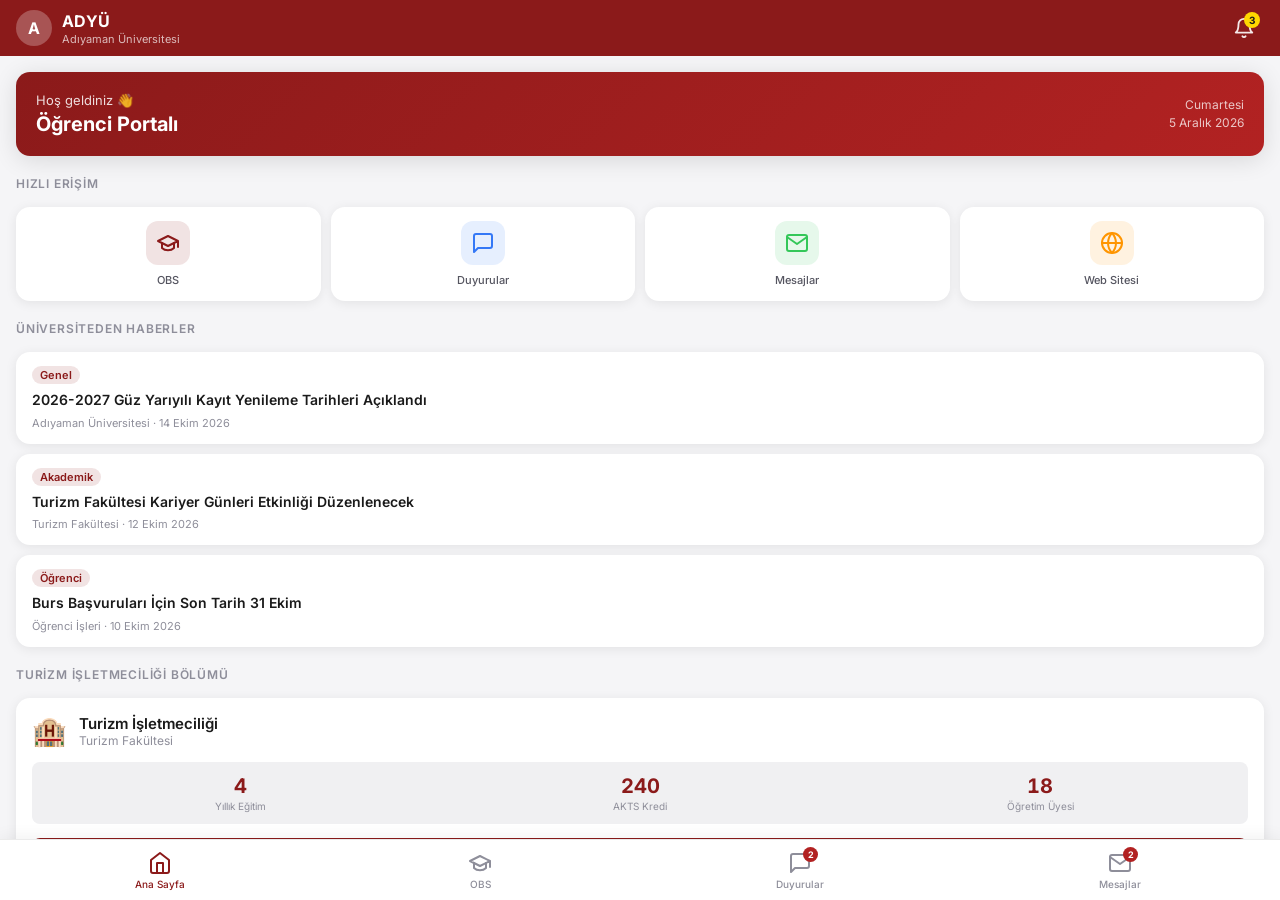
<file: index.html>
<!DOCTYPE html>
<html lang="tr">
<head>
  <meta charset="UTF-8">
  <meta name="viewport" content="width=device-width, initial-scale=1.0, viewport-fit=cover">
  <meta name="theme-color" content="#8B1A1A">
  <meta name="apple-mobile-web-app-capable" content="yes">
  <meta name="apple-mobile-web-app-status-bar-style" content="black-translucent">
  <meta name="apple-mobile-web-app-title" content="ADYÜ">
  <link rel="manifest" href="manifest.json">
  <link rel="apple-touch-icon" href="icons/icon-192.png">
  <title>ADYÜ Mobil</title>
  <link rel="stylesheet" href="css/style.css">
</head>
<body>

  <!-- Üst Durum Çubuğu (safe area) -->
  <div class="status-bar-bg"></div>

  <!-- Üst Başlık -->
  <header class="app-header" id="appHeader">
    <div class="header-inner">
      <div class="header-logo">
        <div class="logo-circle">A</div>
        <div class="header-titles">
          <span class="header-title">ADYÜ</span>
          <span class="header-subtitle">Adıyaman Üniversitesi</span>
        </div>
      </div>
      <div class="header-actions">
        <button class="icon-btn" id="notifBtn" aria-label="Bildirimler">
          <svg width="22" height="22" viewBox="0 0 24 24" fill="none" stroke="currentColor" stroke-width="2" stroke-linecap="round" stroke-linejoin="round">
            <path d="M18 8A6 6 0 0 0 6 8c0 7-3 9-3 9h18s-3-2-3-9"/>
            <path d="M13.73 21a2 2 0 0 1-3.46 0"/>
          </svg>
          <span class="badge" id="notifBadge" hidden>3</span>
        </button>
      </div>
    </div>
  </header>

  <!-- Ana İçerik -->
  <main class="app-main" id="appMain">

    <!-- ANA SAYFA SEKMESİ -->
    <section class="tab-panel active" id="tab-home">
      <div class="scroll-content">

        <!-- Karşılama -->
        <div class="welcome-card">
          <div class="welcome-text">
            <span class="welcome-greeting">Hoş geldiniz 👋</span>
            <span class="welcome-name">Öğrenci Portalı</span>
          </div>
          <div class="welcome-date" id="welcomeDate"></div>
        </div>

        <!-- Hızlı Erişim -->
        <div class="section-label">Hızlı Erişim</div>
        <div class="quick-grid">
          <button class="quick-card" onclick="switchTab('obs')">
            <div class="quick-icon obs-icon">
              <svg width="24" height="24" viewBox="0 0 24 24" fill="none" stroke="currentColor" stroke-width="2" stroke-linecap="round" stroke-linejoin="round">
                <path d="M22 10v6M2 10l10-5 10 5-10 5z"/>
                <path d="M6 12v5c3 3 9 3 12 0v-5"/>
              </svg>
            </div>
            <span>OBS</span>
          </button>
          <button class="quick-card" onclick="switchTab('announcements')">
            <div class="quick-icon ann-icon">
              <svg width="24" height="24" viewBox="0 0 24 24" fill="none" stroke="currentColor" stroke-width="2" stroke-linecap="round" stroke-linejoin="round">
                <path d="M21 15a2 2 0 0 1-2 2H7l-4 4V5a2 2 0 0 1 2-2h14a2 2 0 0 1 2 2z"/>
              </svg>
            </div>
            <span>Duyurular</span>
          </button>
          <button class="quick-card" onclick="switchTab('messages')">
            <div class="quick-icon msg-icon">
              <svg width="24" height="24" viewBox="0 0 24 24" fill="none" stroke="currentColor" stroke-width="2" stroke-linecap="round" stroke-linejoin="round">
                <path d="M4 4h16c1.1 0 2 .9 2 2v12c0 1.1-.9 2-2 2H4c-1.1 0-2-.9-2-2V6c0-1.1.9-2 2-2z"/>
                <polyline points="22,6 12,13 2,6"/>
              </svg>
            </div>
            <span>Mesajlar</span>
          </button>
          <button class="quick-card" onclick="openUniversity()">
            <div class="quick-icon uni-icon">
              <svg width="24" height="24" viewBox="0 0 24 24" fill="none" stroke="currentColor" stroke-width="2" stroke-linecap="round" stroke-linejoin="round">
                <circle cx="12" cy="12" r="10"/>
                <line x1="2" y1="12" x2="22" y2="12"/>
                <path d="M12 2a15.3 15.3 0 0 1 4 10 15.3 15.3 0 0 1-4 10 15.3 15.3 0 0 1-4-10 15.3 15.3 0 0 1 4-10z"/>
              </svg>
            </div>
            <span>Web Sitesi</span>
          </button>
        </div>

        <!-- Üniversite Haberleri -->
        <div class="section-label">Üniversiteden Haberler</div>
        <div class="news-list">
          <div class="news-card">
            <div class="news-tag">Genel</div>
            <div class="news-title">2026-2027 Güz Yarıyılı Kayıt Yenileme Tarihleri Açıklandı</div>
            <div class="news-meta">Adıyaman Üniversitesi · 14 Ekim 2026</div>
          </div>
          <div class="news-card">
            <div class="news-tag">Akademik</div>
            <div class="news-title">Turizm Fakültesi Kariyer Günleri Etkinliği Düzenlenecek</div>
            <div class="news-meta">Turizm Fakültesi · 12 Ekim 2026</div>
          </div>
          <div class="news-card">
            <div class="news-tag">Öğrenci</div>
            <div class="news-title">Burs Başvuruları İçin Son Tarih 31 Ekim</div>
            <div class="news-meta">Öğrenci İşleri · 10 Ekim 2026</div>
          </div>
        </div>

        <!-- Turizm Bölümü -->
        <div class="section-label">Turizm İşletmeciliği Bölümü</div>
        <div class="dept-card">
          <div class="dept-header">
            <div class="dept-icon">🏨</div>
            <div>
              <div class="dept-name">Turizm İşletmeciliği</div>
              <div class="dept-faculty">Turizm Fakültesi</div>
            </div>
          </div>
          <div class="dept-stats">
            <div class="dept-stat">
              <span class="stat-num">4</span>
              <span class="stat-label">Yıllık Eğitim</span>
            </div>
            <div class="dept-stat">
              <span class="stat-num">240</span>
              <span class="stat-label">AKTS Kredi</span>
            </div>
            <div class="dept-stat">
              <span class="stat-num">18</span>
              <span class="stat-label">Öğretim Üyesi</span>
            </div>
          </div>
          <button class="dept-btn" onclick="openTourismDept()">Bölüm Sayfası →</button>
        </div>

      </div>
    </section>

    <!-- OBS SEKMESİ -->
    <section class="tab-panel" id="tab-obs">
      <div class="scroll-content">
        <div class="obs-connect-screen" id="obsConnectScreen">
          <div class="obs-icon-large">🎓</div>
          <h2 class="obs-connect-title">OBS'ye Bağlan</h2>
          <p class="obs-connect-desc">Ders programınızı, notlarınızı ve devamsızlık bilgilerinizi görmek için üniversite hesabınızla giriş yapın.</p>
          <button class="obs-connect-btn" onclick="openOBSLogin()">
            <svg width="20" height="20" viewBox="0 0 24 24" fill="none" stroke="currentColor" stroke-width="2" stroke-linecap="round" stroke-linejoin="round">
              <rect x="3" y="11" width="18" height="11" rx="2" ry="2"/>
              <path d="M7 11V7a5 5 0 0 1 10 0v4"/>
            </svg>
            E-Devlet ile Giriş Yap
          </button>
          <p class="obs-security-note">🔒 Bilgileriniz şifreli olarak saklanır</p>
        </div>

        <!-- OBS Bağlı Görünüm (gizli — giriş sonrası gösterilecek) -->
        <div class="obs-dashboard" id="obsDashboard" hidden>
          <div class="obs-user-card">
            <div class="obs-avatar">ÖĞ</div>
            <div>
              <div class="obs-username">Öğrenci Adı Soyadı</div>
              <div class="obs-student-no">Öğrenci No: 2023001234</div>
            </div>
          </div>

          <div class="section-label">Bu Dönem</div>
          <div class="obs-cards-row">
            <div class="obs-stat-card">
              <div class="obs-stat-num">3.42</div>
              <div class="obs-stat-label">GNO</div>
            </div>
            <div class="obs-stat-card">
              <div class="obs-stat-num">5</div>
              <div class="obs-stat-label">Ders</div>
            </div>
            <div class="obs-stat-card warn">
              <div class="obs-stat-num">2</div>
              <div class="obs-stat-label">Devamsızlık</div>
            </div>
          </div>

          <div class="section-label">Ders Programı</div>
          <div class="schedule-list">
            <div class="schedule-item">
              <div class="schedule-day">Pazartesi</div>
              <div class="schedule-lessons">
                <div class="lesson-pill">09:00 — Turizm Coğrafyası</div>
                <div class="lesson-pill">13:00 — Konaklama İşletmeciliği</div>
              </div>
            </div>
            <div class="schedule-item">
              <div class="schedule-day">Salı</div>
              <div class="schedule-lessons">
                <div class="lesson-pill">10:00 — Yiyecek İçecek Yönetimi</div>
              </div>
            </div>
            <div class="schedule-item">
              <div class="schedule-day">Çarşamba</div>
              <div class="schedule-lessons">
                <div class="lesson-pill">09:00 — Turizm Hukuku</div>
                <div class="lesson-pill">14:00 — Seyahat Acentacılığı</div>
              </div>
            </div>
          </div>
        </div>
      </div>
    </section>

    <!-- DUYURULAR SEKMESİ -->
    <section class="tab-panel" id="tab-announcements">
      <div class="scroll-content">
        <div class="ann-list" id="annList">
          <div class="ann-item unread">
            <div class="ann-dot"></div>
            <div class="ann-content">
              <div class="ann-title">Vize Sınav Programı Yayınlandı</div>
              <div class="ann-body">2026-2027 Güz Yarıyılı vize sınav programı öğrenci bilgi sistemine işlenmiştir. Sınav tarihlerinizi OBS üzerinden kontrol edebilirsiniz.</div>
              <div class="ann-meta">
                <span class="ann-author">Öğrenci İşleri</span>
                <span class="ann-date">15 Ekim 2026</span>
              </div>
            </div>
          </div>
          <div class="ann-item unread">
            <div class="ann-dot"></div>
            <div class="ann-content">
              <div class="ann-title">Staj Başvuru Formu Güncellendi</div>
              <div class="ann-body">Turizm İşletmeciliği staj başvuru formu güncellenmiştir. Yeni formu fakülte sekreterliğinden temin edebilirsiniz.</div>
              <div class="ann-meta">
                <span class="ann-author">Turizm Fakültesi</span>
                <span class="ann-date">13 Ekim 2026</span>
              </div>
            </div>
          </div>
          <div class="ann-item">
            <div class="ann-dot read"></div>
            <div class="ann-content">
              <div class="ann-title">Mezuniyet Töreni Tarihi Açıklandı</div>
              <div class="ann-body">2025-2026 akademik yılı mezuniyet töreni 20 Kasım 2026 tarihinde gerçekleştirilecektir.</div>
              <div class="ann-meta">
                <span class="ann-author">Rektörlük</span>
                <span class="ann-date">10 Ekim 2026</span>
              </div>
            </div>
          </div>
        </div>
      </div>
    </section>

    <!-- MESAJLAR SEKMESİ -->
    <section class="tab-panel" id="tab-messages">
      <div class="scroll-content">
        <div class="msg-list" id="msgList">
          <div class="msg-item unread">
            <div class="msg-avatar admin">A</div>
            <div class="msg-content">
              <div class="msg-header">
                <span class="msg-sender">Admin</span>
                <span class="msg-time">Bugün 10:30</span>
              </div>
              <div class="msg-preview">Güz dönemi ders kayıt işlemleri hakkında önemli bilgilendirme...</div>
            </div>
            <div class="msg-unread-dot"></div>
          </div>
          <div class="msg-item unread">
            <div class="msg-avatar faculty">T</div>
            <div class="msg-content">
              <div class="msg-header">
                <span class="msg-sender">Turizm Fakültesi</span>
                <span class="msg-time">Dün 14:15</span>
              </div>
              <div class="msg-preview">Kariyer günleri etkinliğine katılım için kayıt linki...</div>
            </div>
            <div class="msg-unread-dot"></div>
          </div>
          <div class="msg-item">
            <div class="msg-avatar dept">B</div>
            <div class="msg-content">
              <div class="msg-header">
                <span class="msg-sender">Bölüm Başkanlığı</span>
                <span class="msg-time">12 Eki</span>
              </div>
              <div class="msg-preview">Danışman görüşme saatleri güncellendi. Yeni randevu sistemi...</div>
            </div>
          </div>
        </div>
      </div>
    </section>

  </main>

  <!-- Alt Navigasyon -->
  <nav class="bottom-nav" id="bottomNav">
    <button class="nav-item active" onclick="switchTab('home')" data-tab="home">
      <svg class="nav-icon" viewBox="0 0 24 24" fill="none" stroke="currentColor" stroke-width="2" stroke-linecap="round" stroke-linejoin="round">
        <path d="M3 9l9-7 9 7v11a2 2 0 0 1-2 2H5a2 2 0 0 1-2-2z"/>
        <polyline points="9 22 9 12 15 12 15 22"/>
      </svg>
      <span class="nav-label">Ana Sayfa</span>
    </button>
    <button class="nav-item" onclick="switchTab('obs')" data-tab="obs">
      <svg class="nav-icon" viewBox="0 0 24 24" fill="none" stroke="currentColor" stroke-width="2" stroke-linecap="round" stroke-linejoin="round">
        <path d="M22 10v6M2 10l10-5 10 5-10 5z"/>
        <path d="M6 12v5c3 3 9 3 12 0v-5"/>
      </svg>
      <span class="nav-label">OBS</span>
    </button>
    <button class="nav-item" onclick="switchTab('announcements')" data-tab="announcements">
      <div class="nav-icon-wrap">
        <svg class="nav-icon" viewBox="0 0 24 24" fill="none" stroke="currentColor" stroke-width="2" stroke-linecap="round" stroke-linejoin="round">
          <path d="M21 15a2 2 0 0 1-2 2H7l-4 4V5a2 2 0 0 1 2-2h14a2 2 0 0 1 2 2z"/>
        </svg>
        <span class="nav-badge">2</span>
      </div>
      <span class="nav-label">Duyurular</span>
    </button>
    <button class="nav-item" onclick="switchTab('messages')" data-tab="messages">
      <div class="nav-icon-wrap">
        <svg class="nav-icon" viewBox="0 0 24 24" fill="none" stroke="currentColor" stroke-width="2" stroke-linecap="round" stroke-linejoin="round">
          <path d="M4 4h16c1.1 0 2 .9 2 2v12c0 1.1-.9 2-2 2H4c-1.1 0-2-.9-2-2V6c0-1.1.9-2 2-2z"/>
          <polyline points="22,6 12,13 2,6"/>
        </svg>
        <span class="nav-badge">2</span>
      </div>
      <span class="nav-label">Mesajlar</span>
    </button>
  </nav>

  <script src="js/app.js"></script>
</body>
</html>
</file>
<file: css/style.css>
/* =============================================
   ADYÜ Mobil PWA — Design Tokens
   Layout: Tam ekran mobil app, alt tab bar
   ============================================= */

@import url('https://fonts.googleapis.com/css2?family=Inter:wght@400;500;600;700&display=swap');

:root {
  /* Renkler — ADYÜ Kurumsal Kırmızı */
  --primary:       #8B1A1A;
  --primary-light: #B22222;
  --primary-dim:   rgba(139,26,26,0.12);
  --accent:        #C0392B;

  --bg:            #F5F5F7;
  --surface:       #FFFFFF;
  --surface-2:     #F0F0F2;
  --border:        rgba(0,0,0,0.08);

  --text-1:        #1A1A1A;
  --text-2:        #555560;
  --text-3:        #8E8E9A;

  --success:       #2E7D32;
  --warning:       #E65100;
  --warn-bg:       rgba(230,81,0,0.10);

  --unread:        #B22222;

  /* Tipografi */
  --font: 'Inter', -apple-system, BlinkMacSystemFont, sans-serif;

  /* Layout */
  --header-h:      56px;
  --nav-h:         60px;
  --radius:        14px;
  --radius-sm:     8px;
  --shadow:        0 2px 12px rgba(0,0,0,0.08);
  --shadow-lg:     0 4px 24px rgba(0,0,0,0.12);
}

@media (prefers-color-scheme: dark) {
  :root:not([data-theme="light"]) {
    --bg:        #0F0F12;
    --surface:   #1C1C1F;
    --surface-2: #28282C;
    --border:    rgba(255,255,255,0.08);

    --text-1:    #F2F2F7;
    --text-2:    #AEAEB8;
    --text-3:    #636370;

    --primary-dim: rgba(178,34,34,0.18);
    --shadow:    0 2px 12px rgba(0,0,0,0.30);
    --shadow-lg: 0 4px 24px rgba(0,0,0,0.40);
    color-scheme: dark;
  }
}

:root[data-theme="dark"] {
  --bg:        #0F0F12;
  --surface:   #1C1C1F;
  --surface-2: #28282C;
  --border:    rgba(255,255,255,0.08);
  --text-1:    #F2F2F7;
  --text-2:    #AEAEB8;
  --text-3:    #636370;
  --primary-dim: rgba(178,34,34,0.18);
  --shadow:    0 2px 12px rgba(0,0,0,0.30);
  --shadow-lg: 0 4px 24px rgba(0,0,0,0.40);
  color-scheme: dark;
}

/* =============================================
   Reset & Base
   ============================================= */
*, *::before, *::after { box-sizing: border-box; margin: 0; padding: 0; }

html, body {
  height: 100%;
  font-family: var(--font);
  background: var(--bg);
  color: var(--text-1);
  overflow: hidden;
  -webkit-font-smoothing: antialiased;
}

button {
  font-family: var(--font);
  border: none;
  background: none;
  cursor: pointer;
  color: inherit;
  padding: 0;
}

/* =============================================
   Safe Area & Status Bar
   ============================================= */
.status-bar-bg {
  position: fixed;
  top: 0; left: 0; right: 0;
  height: env(safe-area-inset-top, 0px);
  background: var(--primary);
  z-index: 100;
}

/* =============================================
   Header
   ============================================= */
.app-header {
  position: fixed;
  top: 0; left: 0; right: 0;
  z-index: 90;
  background: var(--primary);
  padding-top: env(safe-area-inset-top, 0px);
}

.header-inner {
  display: flex;
  align-items: center;
  justify-content: space-between;
  height: var(--header-h);
  padding-left: max(16px, env(safe-area-inset-left, 0px));
  padding-right: max(16px, env(safe-area-inset-right, 0px));
}

.header-logo {
  display: flex;
  align-items: center;
  gap: 10px;
}

.logo-circle {
  width: 36px;
  height: 36px;
  border-radius: 50%;
  background: rgba(255,255,255,0.25);
  color: #fff;
  display: flex;
  align-items: center;
  justify-content: center;
  font-weight: 700;
  font-size: 16px;
  letter-spacing: -0.5px;
  flex-shrink: 0;
}

.header-titles {
  display: flex;
  flex-direction: column;
  gap: 1px;
}

.header-title {
  font-size: 16px;
  font-weight: 700;
  color: #fff;
  letter-spacing: 0.3px;
}

.header-subtitle {
  font-size: 11px;
  color: rgba(255,255,255,0.70);
  font-weight: 400;
}

.header-actions {
  display: flex;
  gap: 4px;
}

.icon-btn {
  width: 40px;
  height: 40px;
  border-radius: 50%;
  display: flex;
  align-items: center;
  justify-content: center;
  color: rgba(255,255,255,0.90);
  position: relative;
  transition: background 0.15s;
}

.icon-btn:active { background: rgba(255,255,255,0.15); }

.badge {
  position: absolute;
  top: 4px; right: 4px;
  width: 16px; height: 16px;
  border-radius: 50%;
  background: #FFD700;
  color: #1A1A1A;
  font-size: 10px;
  font-weight: 700;
  display: flex;
  align-items: center;
  justify-content: center;
}

/* =============================================
   Main Content Area
   ============================================= */
.app-main {
  position: fixed;
  top: calc(var(--header-h) + env(safe-area-inset-top, 0px));
  bottom: calc(var(--nav-h) + env(safe-area-inset-bottom, 0px));
  left: 0; right: 0;
  overflow: hidden;
}

.tab-panel {
  position: absolute;
  inset: 0;
  overflow: hidden;
  display: none;
  opacity: 0;
  transform: translateY(8px);
  transition: opacity 0.22s ease, transform 0.22s ease;
}

.tab-panel.active {
  display: block;
  opacity: 1;
  transform: translateY(0);
}

.scroll-content {
  height: 100%;
  overflow-y: auto;
  -webkit-overflow-scrolling: touch;
  padding: 16px max(16px, env(safe-area-inset-right, 0px)) 16px max(16px, env(safe-area-inset-left, 0px));
  display: flex;
  flex-direction: column;
  gap: 16px;
}

/* =============================================
   Section Label
   ============================================= */
.section-label {
  font-size: 12px;
  font-weight: 600;
  text-transform: uppercase;
  letter-spacing: 0.8px;
  color: var(--text-3);
  margin-top: 4px;
}

/* =============================================
   Welcome Card
   ============================================= */
.welcome-card {
  background: linear-gradient(135deg, var(--primary) 0%, var(--primary-light) 100%);
  border-radius: var(--radius);
  padding: 20px;
  display: flex;
  align-items: center;
  justify-content: space-between;
  color: #fff;
  box-shadow: var(--shadow-lg);
}

.welcome-text {
  display: flex;
  flex-direction: column;
  gap: 4px;
}

.welcome-greeting {
  font-size: 13px;
  opacity: 0.85;
}

.welcome-name {
  font-size: 20px;
  font-weight: 700;
}

.welcome-date {
  font-size: 12px;
  opacity: 0.75;
  text-align: right;
  line-height: 1.5;
}

/* =============================================
   Quick Access Grid
   ============================================= */
.quick-grid {
  display: grid;
  grid-template-columns: repeat(4, 1fr);
  gap: 10px;
}

.quick-card {
  background: var(--surface);
  border-radius: var(--radius);
  padding: 14px 8px;
  display: flex;
  flex-direction: column;
  align-items: center;
  gap: 8px;
  font-size: 11px;
  font-weight: 500;
  color: var(--text-2);
  box-shadow: var(--shadow);
  transition: transform 0.12s, box-shadow 0.12s;
}

.quick-card:active {
  transform: scale(0.95);
  box-shadow: none;
}

.quick-icon {
  width: 44px;
  height: 44px;
  border-radius: 12px;
  display: flex;
  align-items: center;
  justify-content: center;
}

.obs-icon  { background: rgba(139,26,26,0.12); color: var(--primary); }
.ann-icon  { background: rgba(52,120,246,0.12); color: #3478F6; }
.msg-icon  { background: rgba(52,199,89,0.12);  color: #34C759; }
.uni-icon  { background: rgba(255,149,0,0.12);  color: #FF9500; }

/* =============================================
   News Cards
   ============================================= */
.news-list {
  display: flex;
  flex-direction: column;
  gap: 10px;
}

.news-card {
  background: var(--surface);
  border-radius: var(--radius);
  padding: 14px 16px;
  box-shadow: var(--shadow);
  display: flex;
  flex-direction: column;
  gap: 6px;
}

.news-tag {
  display: inline-block;
  font-size: 11px;
  font-weight: 600;
  color: var(--primary);
  background: var(--primary-dim);
  padding: 2px 8px;
  border-radius: 20px;
  width: fit-content;
}

.news-title {
  font-size: 14px;
  font-weight: 600;
  color: var(--text-1);
  line-height: 1.4;
}

.news-meta {
  font-size: 11px;
  color: var(--text-3);
}

/* =============================================
   Department Card
   ============================================= */
.dept-card {
  background: var(--surface);
  border-radius: var(--radius);
  padding: 16px;
  box-shadow: var(--shadow);
  display: flex;
  flex-direction: column;
  gap: 14px;
}

.dept-header {
  display: flex;
  align-items: center;
  gap: 12px;
}

.dept-icon {
  font-size: 28px;
}

.dept-name {
  font-size: 15px;
  font-weight: 600;
  color: var(--text-1);
}

.dept-faculty {
  font-size: 12px;
  color: var(--text-3);
}

.dept-stats {
  display: grid;
  grid-template-columns: repeat(3, 1fr);
  gap: 8px;
  background: var(--surface-2);
  border-radius: var(--radius-sm);
  padding: 12px;
}

.dept-stat {
  display: flex;
  flex-direction: column;
  align-items: center;
  gap: 2px;
}

.stat-num {
  font-size: 20px;
  font-weight: 700;
  color: var(--primary);
  font-variant-numeric: tabular-nums;
}

.stat-label {
  font-size: 10px;
  color: var(--text-3);
  text-align: center;
}

.dept-btn {
  background: var(--primary);
  color: #fff;
  border-radius: var(--radius-sm);
  padding: 10px;
  font-size: 13px;
  font-weight: 600;
  text-align: center;
  transition: opacity 0.15s;
}

.dept-btn:active { opacity: 0.8; }

/* =============================================
   OBS Sekmesi
   ============================================= */
.obs-connect-screen {
  display: flex;
  flex-direction: column;
  align-items: center;
  justify-content: center;
  text-align: center;
  padding: 40px 24px;
  gap: 16px;
  min-height: 60vh;
}

.obs-icon-large { font-size: 64px; }

.obs-connect-title {
  font-size: 22px;
  font-weight: 700;
  color: var(--text-1);
}

.obs-connect-desc {
  font-size: 14px;
  color: var(--text-2);
  line-height: 1.6;
  max-width: 280px;
}

.obs-connect-btn {
  background: var(--primary);
  color: #fff;
  border-radius: var(--radius);
  padding: 14px 24px;
  font-size: 15px;
  font-weight: 600;
  display: flex;
  align-items: center;
  gap: 10px;
  box-shadow: 0 4px 16px rgba(139,26,26,0.35);
  transition: transform 0.12s, box-shadow 0.12s;
}

.obs-connect-btn:active {
  transform: scale(0.97);
  box-shadow: 0 2px 8px rgba(139,26,26,0.25);
}

.obs-security-note {
  font-size: 12px;
  color: var(--text-3);
}

.obs-dashboard {
  display: flex;
  flex-direction: column;
  gap: 16px;
}

.obs-user-card {
  background: var(--primary);
  border-radius: var(--radius);
  padding: 16px;
  display: flex;
  align-items: center;
  gap: 12px;
  color: #fff;
}

.obs-avatar {
  width: 44px;
  height: 44px;
  border-radius: 50%;
  background: rgba(255,255,255,0.25);
  display: flex;
  align-items: center;
  justify-content: center;
  font-size: 13px;
  font-weight: 700;
  flex-shrink: 0;
}

.obs-username {
  font-size: 15px;
  font-weight: 600;
}

.obs-student-no {
  font-size: 12px;
  opacity: 0.75;
  margin-top: 2px;
}

.obs-cards-row {
  display: grid;
  grid-template-columns: repeat(3, 1fr);
  gap: 10px;
}

.obs-stat-card {
  background: var(--surface);
  border-radius: var(--radius);
  padding: 14px 10px;
  text-align: center;
  box-shadow: var(--shadow);
}

.obs-stat-card.warn {
  background: var(--warn-bg);
}

.obs-stat-num {
  font-size: 22px;
  font-weight: 700;
  color: var(--primary);
  font-variant-numeric: tabular-nums;
}

.obs-stat-card.warn .obs-stat-num { color: var(--warning); }

.obs-stat-label {
  font-size: 11px;
  color: var(--text-3);
  margin-top: 2px;
}

.schedule-list {
  display: flex;
  flex-direction: column;
  gap: 10px;
}

.schedule-item {
  background: var(--surface);
  border-radius: var(--radius);
  padding: 12px 14px;
  box-shadow: var(--shadow);
}

.schedule-day {
  font-size: 12px;
  font-weight: 600;
  color: var(--primary);
  margin-bottom: 8px;
  text-transform: uppercase;
  letter-spacing: 0.5px;
}

.schedule-lessons {
  display: flex;
  flex-direction: column;
  gap: 6px;
}

.lesson-pill {
  font-size: 13px;
  color: var(--text-2);
  background: var(--surface-2);
  border-radius: var(--radius-sm);
  padding: 6px 10px;
}

/* =============================================
   Duyurular Sekmesi
   ============================================= */
.ann-list {
  display: flex;
  flex-direction: column;
  gap: 10px;
}

.ann-item {
  background: var(--surface);
  border-radius: var(--radius);
  padding: 14px 16px;
  box-shadow: var(--shadow);
  display: flex;
  gap: 12px;
  align-items: flex-start;
}

.ann-dot {
  width: 8px;
  height: 8px;
  border-radius: 50%;
  background: var(--unread);
  flex-shrink: 0;
  margin-top: 5px;
}

.ann-dot.read {
  background: var(--border);
}

.ann-content {
  flex: 1;
  min-width: 0;
  display: flex;
  flex-direction: column;
  gap: 6px;
}

.ann-title {
  font-size: 14px;
  font-weight: 600;
  color: var(--text-1);
  line-height: 1.4;
}

.ann-body {
  font-size: 13px;
  color: var(--text-2);
  line-height: 1.5;
}

.ann-meta {
  display: flex;
  gap: 8px;
  font-size: 11px;
  color: var(--text-3);
}

.ann-author { font-weight: 500; }

/* =============================================
   Mesajlar Sekmesi
   ============================================= */
.msg-list {
  display: flex;
  flex-direction: column;
  gap: 2px;
}

.msg-item {
  background: var(--surface);
  border-radius: var(--radius);
  padding: 14px 16px;
  display: flex;
  align-items: center;
  gap: 12px;
  position: relative;
  transition: background 0.12s;
}

.msg-item:active { background: var(--surface-2); }

.msg-avatar {
  width: 44px;
  height: 44px;
  border-radius: 50%;
  display: flex;
  align-items: center;
  justify-content: center;
  font-size: 16px;
  font-weight: 700;
  color: #fff;
  flex-shrink: 0;
}

.msg-avatar.admin  { background: var(--primary); }
.msg-avatar.faculty { background: #3478F6; }
.msg-avatar.dept   { background: #34C759; }

.msg-content {
  flex: 1;
  min-width: 0;
}

.msg-header {
  display: flex;
  justify-content: space-between;
  align-items: center;
  margin-bottom: 3px;
}

.msg-sender {
  font-size: 14px;
  font-weight: 600;
  color: var(--text-1);
}

.msg-time {
  font-size: 11px;
  color: var(--text-3);
  font-variant-numeric: tabular-nums;
}

.msg-preview {
  font-size: 13px;
  color: var(--text-2);
  white-space: nowrap;
  overflow: hidden;
  text-overflow: ellipsis;
}

.msg-unread-dot {
  width: 10px;
  height: 10px;
  border-radius: 50%;
  background: var(--primary);
  flex-shrink: 0;
}

/* =============================================
   Alt Navigasyon
   ============================================= */
.bottom-nav {
  position: fixed;
  bottom: 0; left: 0; right: 0;
  z-index: 90;
  background: var(--surface);
  border-top: 1px solid var(--border);
  display: flex;
  padding-bottom: env(safe-area-inset-bottom, 0px);
  padding-left: env(safe-area-inset-left, 0px);
  padding-right: env(safe-area-inset-right, 0px);
  box-shadow: 0 -2px 16px rgba(0,0,0,0.06);
}

.nav-item {
  flex: 1;
  display: flex;
  flex-direction: column;
  align-items: center;
  justify-content: center;
  gap: 3px;
  height: var(--nav-h);
  color: var(--text-3);
  font-size: 10px;
  font-weight: 500;
  transition: color 0.15s;
  position: relative;
}

.nav-item.active {
  color: var(--primary);
}

.nav-icon {
  width: 24px;
  height: 24px;
}

.nav-icon-wrap {
  position: relative;
  width: 24px;
  height: 24px;
}

.nav-icon-wrap .nav-icon {
  width: 24px;
  height: 24px;
}

.nav-badge {
  position: absolute;
  top: -4px;
  right: -6px;
  background: var(--unread);
  color: #fff;
  font-size: 9px;
  font-weight: 700;
  width: 15px;
  height: 15px;
  border-radius: 50%;
  display: flex;
  align-items: center;
  justify-content: center;
}

.nav-label { font-size: 10px; }

/* =============================================
   Animasyonlar
   ============================================= */
@media (prefers-reduced-motion: no-preference) {
  .tab-panel.active {
    animation: tabIn 0.22s ease forwards;
  }
}

@keyframes tabIn {
  from { opacity: 0; transform: translateY(6px); }
  to   { opacity: 1; transform: translateY(0); }
}
</file>
